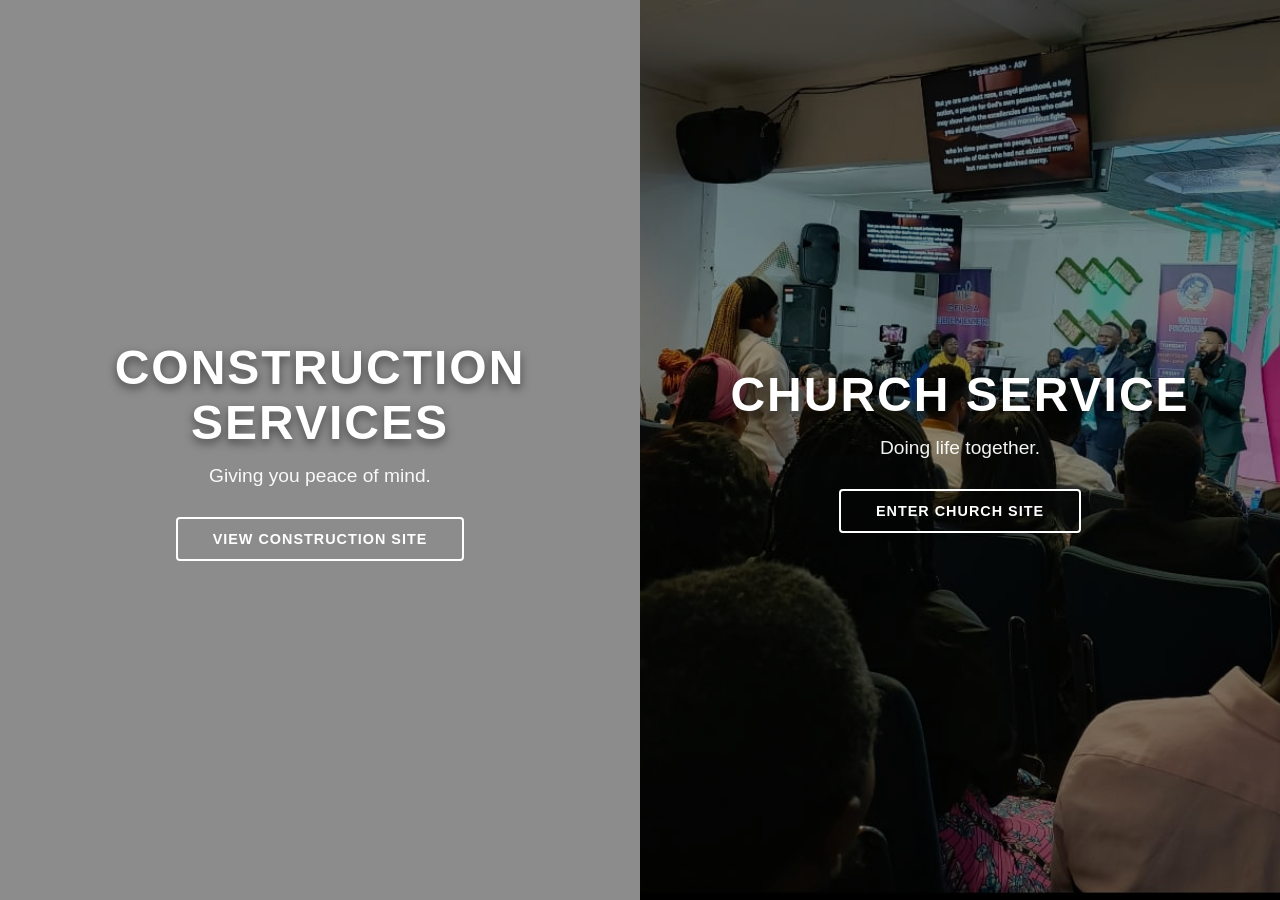
<file: index.html>
<!DOCTYPE html>
<html lang="en">
<head>
    <meta charset="UTF-8">
    <meta name="viewport" content="width=device-width, initial-scale=1.0">
    <title>Welcome - Select Portal</title>
    <link rel="stylesheet" href="EBENEZER.css">
</head>
<body>

    <div class="split-container">
        
       

        <a href="CONTRACTOR11.html" class="split construction">
            <div class="content">
                <h1>Construction Services</h1>
                <p>Giving you peace of mind.</p>
                <span class="btn">View Construction Site</span>
            </div>
        </a>
         <a href="CHURCH.html" class="split church">
            <div class="content">
                <h1>Church service</h1>
                <p>Doing life together.</p>
                <span class="btn">Enter Church Site</span>
            </div>
        </a>

    </div>

</body>
</html>
</file>
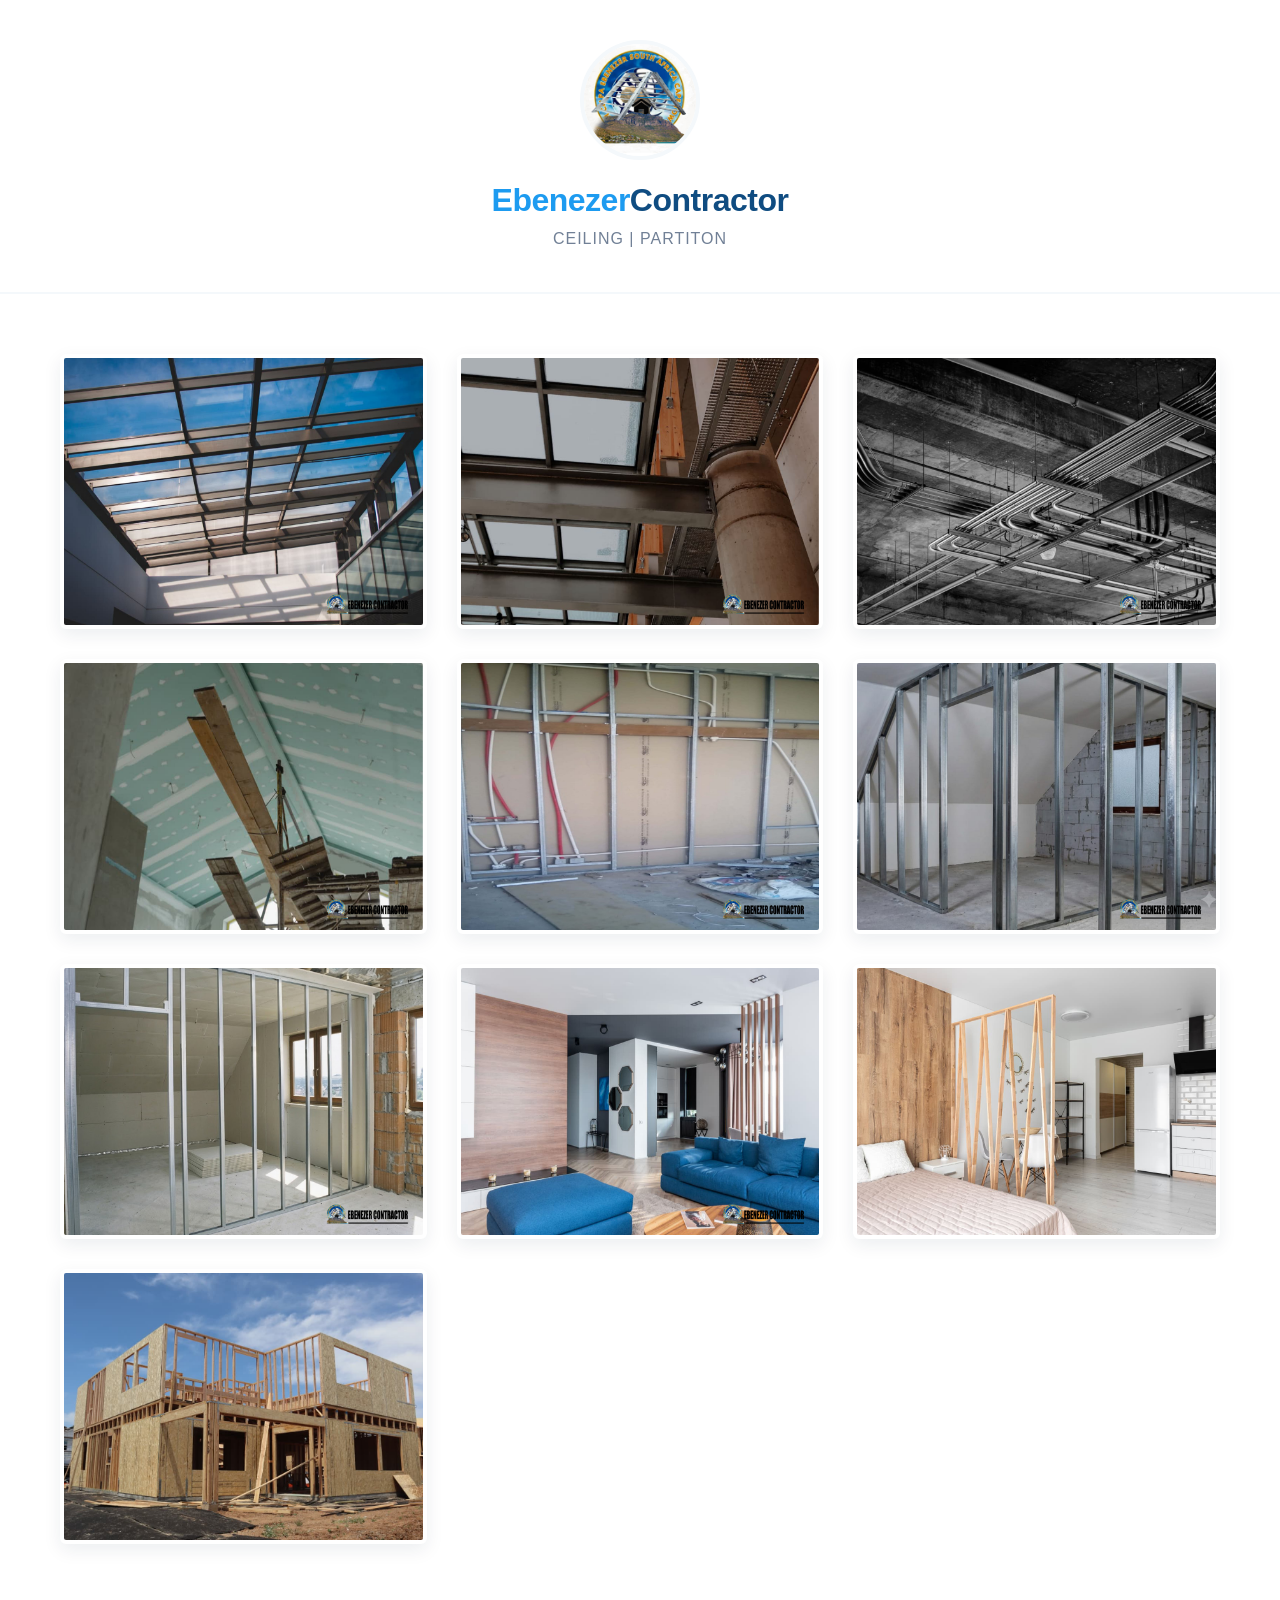
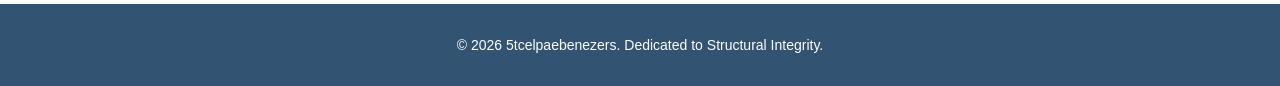
<file: Ceiling-and-partition.html>
<!DOCTYPE html>
<html lang="en">
<head>
    <meta charset="UTF-8">
    <meta name="viewport" content="width=device-width, initial-scale=1.0">
    <title>Ceiling and Partiton</title>
    <link rel="stylesheet" href="roofing.css">
    <link rel="stylesheet" href="Services.css">
</head>
<body>

    <!-- Header Section: Logo & Name -->
    <header class="main-header">
        <div class="container header-content">
            <div class="logo-container">

                <!--  logo image URL -->
                <img src="logo,principale2.jpeg" alt="BlueShield Logo" class="round-logo">
            </div>
            <div class="company-name">
                <h1><span class="accent">Ebenezer</span>Contractor</h1>
                <h2> Ceiling | Partiton </h2>
            </div>
        </div>
    </header>
 
     <main class="gallery-container">
        <section class="image-grid">
            
            <div class="gallery-item">
                <img src="ceil5.jpg" alt="ceiling">
            </div>

            <div class="gallery-item">
                <img src="ceil3.jpg" alt="Waterproofing application">
            </div>

            <div class="gallery-item">
                <img src="ceil2.jpg" alt="partition work">
            </div>

            <div class="gallery-item">
                <img src="ceil6.jpg" alt="Finished ceiling">
            </div>

            <div class="gallery-item">
                <img src="part1.jpg" alt="ceiling in construction">
            </div>

            <div class="gallery-item">
                <img src="part4.jpg" alt="ceiling">
            </div>

            
            <div class="gallery-item">
                <img src="part3.jpg" alt="ceiling">
            </div>

            
            <div class="gallery-item">
                <img src="part5.jpg" alt="parted living room">
            </div>

            
            <div class="gallery-item">
                <img src="part6.jpeg" alt="partition">
            </div>

            
            <div class="gallery-item">
                <img src="part7.jpeg" alt="partition">
            </div>

        </section>
    </main>


    <!-- Basic Footer -->
    <footer class="main-footer">
        <div class="container footer-content">
            <p>&copy; 2026  5tcelpaebenezers. Dedicated to Structural Integrity.</p>
        </div>
    </footer>

</body>
</html>
</file>
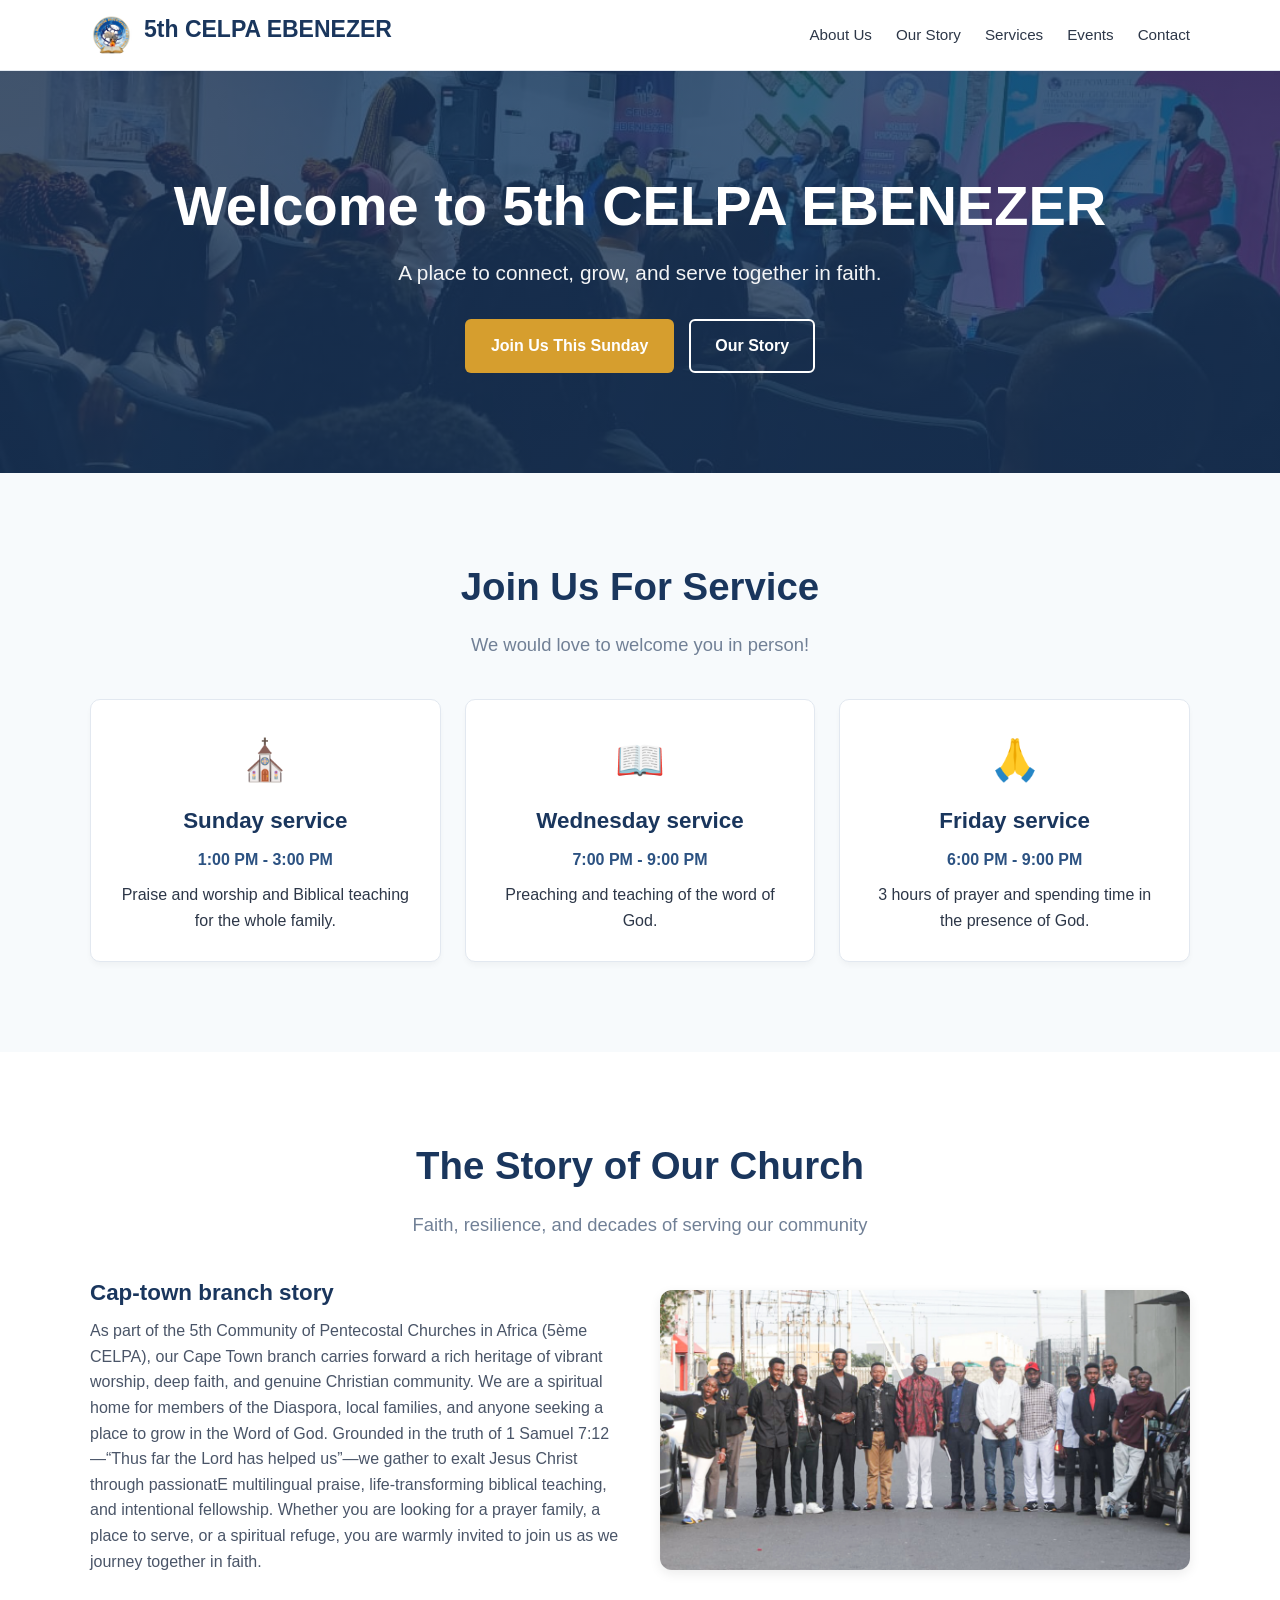
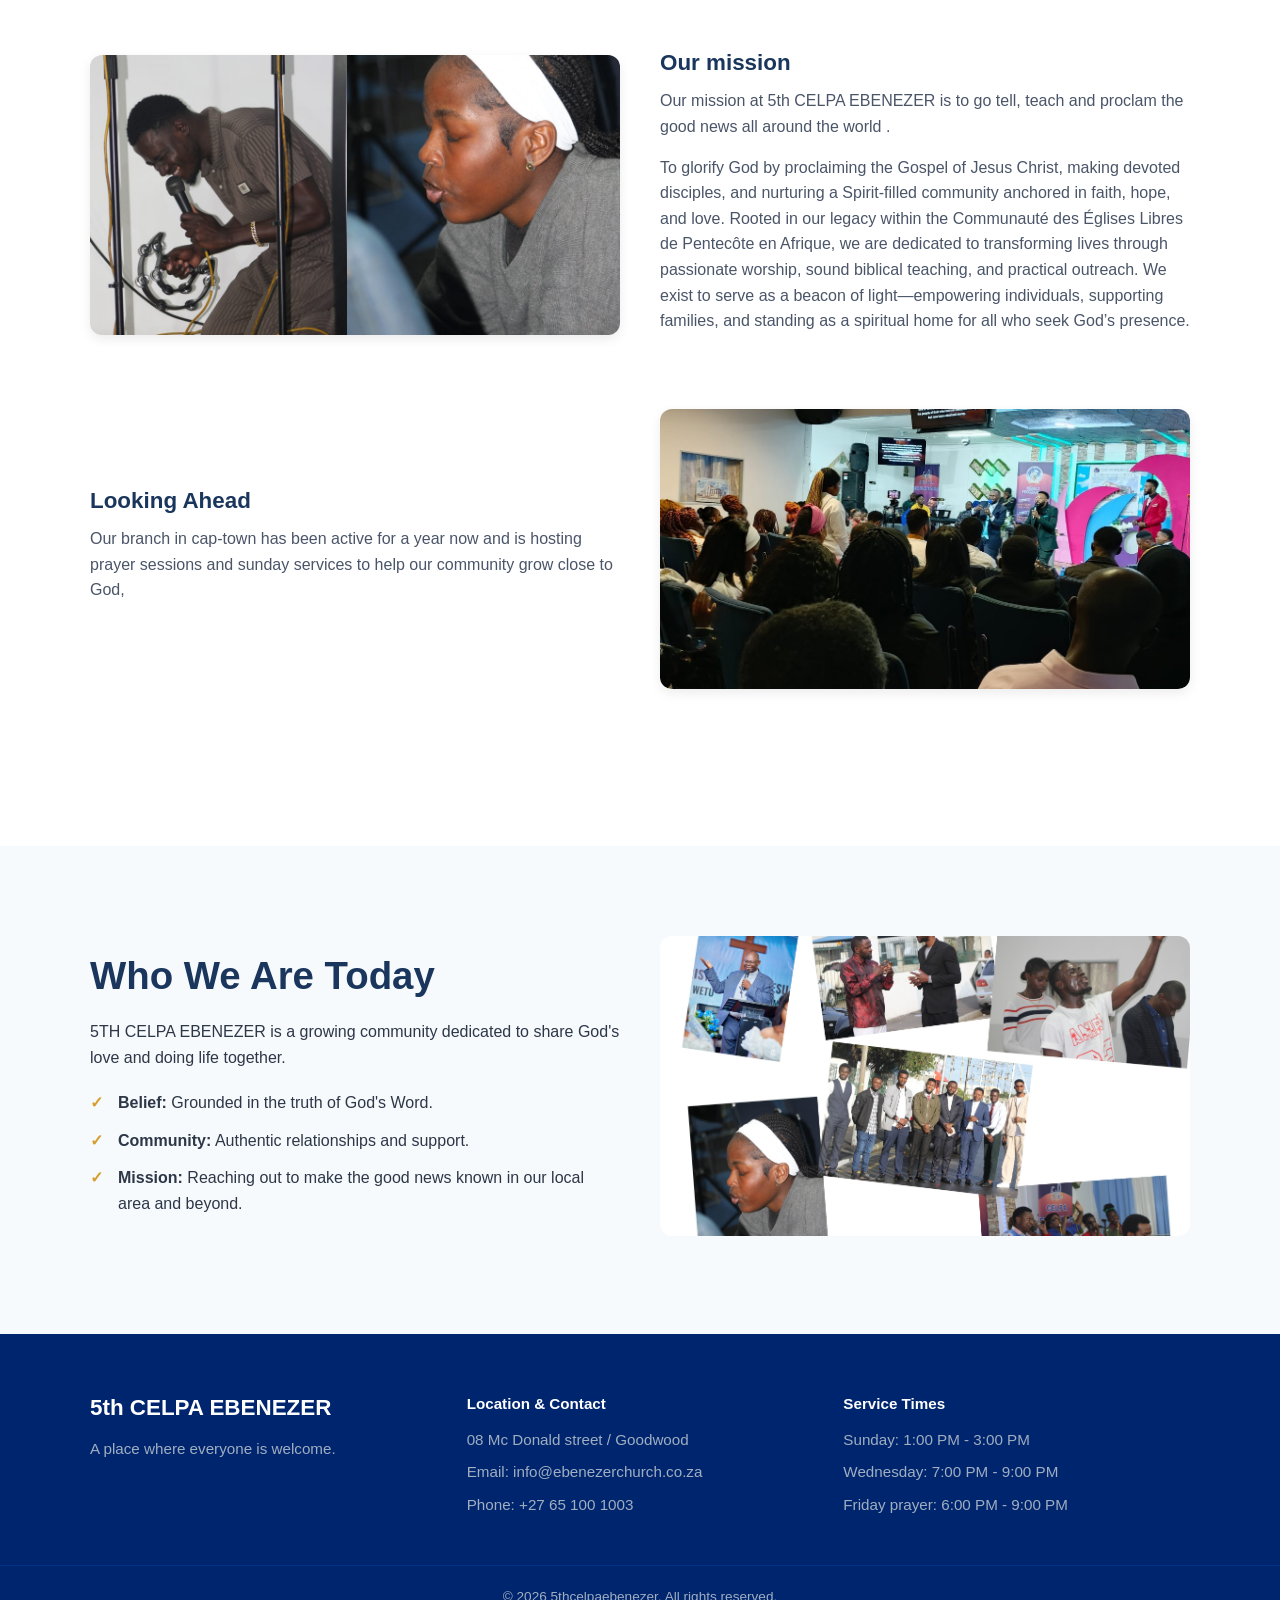
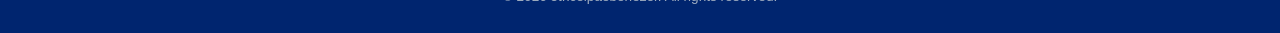
<file: CHURCH.html>
<!DOCTYPE html>
<html lang="en">
<head>
  <meta charset="UTF-8">
  <meta name="viewport" content="width=device-width, initial-scale=1.0">
  <title>5th Celpa Ebenezer</title>
  <link rel="stylesheet" href="CHURCH.css">
</head>
<body>

  <!-- Header / Navigation -->
  <header class="site-header">
    <div class="container nav-container">
      <a href="#" class="logo">
        <img src="churchlogo2.jpeg" alt="Grace Church Emblem" class="logo-img">
        <h1 class="title-1">5th CELPA EBENEZER</h1>
      </a>
      <nav class="nav-links">
        <a href="#about">About Us</a>
        <a href="#story">Our Story</a>
        <a href="#services">Services</a>
        <a href="#events">Events</a>
        <a href="#contact">Contact</a>
      </nav>
    </div>
  </header>

  <!-- Hero Section -->
  <section class="hero">
    <div class="container hero-content">
      <h1>Welcome to 5th CELPA EBENEZER</h1>
      <p>A place to connect, grow, and serve together in faith.</p>
      <div class="hero-buttons">
        <a href="#services" class="btn btn-primary">Join Us This Sunday</a>
        <a href="#story" class="btn btn-outline">Our Story</a>
      </div>
    </div>
  </section>

  <!-- Service Times Section -->
  <section id="services" class="section services-section">
    <div class="container text-center">
      <h2>Join Us For Service</h2>
      <p class="section-subtitle">We would love to welcome you in person!</p>

      <div class="services-grid">
        <div class="card service-card">
          <div class="card-icon">⛪</div>
          <h3>Sunday service</h3>
          <p class="time">1:00 PM - 3:00 PM</p>
          <p>Praise and worship and Biblical teaching for the whole family.</p>
        </div>

        <div class="card service-card">
          <div class="card-icon">📖</div>
          <h3>Wednesday service</h3>
          <p class="time">7:00 PM - 9:00 PM</p>
          <p>Preaching and teaching of the word of God.</p>
        </div>

        <div class="card service-card">
          <div class="card-icon">🙏</div>
          <h3>Friday service </h3>
          <p class="time">6:00 PM - 9:00 PM 
          <p>3 hours of prayer and spending time in the presence of God.
        </div>
      </div>
    </div>
  </section>

  <!-- Our Story Section -->
  <section id="story" class="section story-section">
    <div class="container">
      <div class="text-center">
        <h2>The Story of Our Church</h2>
        <p class="section-subtitle">Faith, resilience, and decades of serving our community</p>
      </div>

      <!-- Story Block 1 -->
      <div class="story-block">
        <div class="story-text">
          <h3>Cap-town branch story</h3>
          <p>As part of the 5th Community of Pentecostal Churches in Africa (5ème CELPA), our Cape Town branch carries forward a rich heritage of vibrant worship, deep faith, and genuine Christian community. We are a spiritual home for members of the Diaspora, local families, and anyone seeking a place to grow in the Word of God. Grounded in the truth of 1 Samuel 7:12—“Thus far the Lord has helped us”—we gather to exalt Jesus Christ through passionatE multilingual praise, life-transforming biblical teaching, and intentional fellowship. Whether you are looking for a prayer family, a place to serve, or a spiritual refuge, you are warmly invited to join us as we journey together in faith.</p>
        
        </div>
        <div class="story-image">
          <img src="PIC1.jpg" alt="group picture">
        </div>
      </div>

      <!-- Story Block 2 -->
      <div class="story-block story-block-reverse">
        <div class="story-text">
          <h3>Our mission</h3>
          <p>Our mission at 5th CELPA EBENEZER is to go tell, teach and proclam the good news all around the world .</p>
          <p>To glorify God by proclaiming the Gospel of Jesus Christ, making devoted disciples, and nurturing a Spirit-filled community anchored in faith, hope, and love. Rooted in our legacy within the Communauté des Églises Libres de Pentecôte en Afrique, we are dedicated to transforming lives through passionate worship, sound biblical teaching, and practical outreach. We exist to serve as a beacon of light—empowering individuals, supporting families, and standing as a spiritual home for all who seek God’s presence.</p>
        </div>
        <div class="story-image">
          <img src="pic2.jpg" alt="people praying">
        </div>
      </div>

      <!-- Story Block 3 -->
      <div class="story-block">
        <div class="story-text">
          <h3>Looking Ahead</h3>
          <p>Our branch in cap-town has been active for a year now and is hosting prayer sessions and sunday services to help our community grow close to God,  </p>
        </div>
        <div class="story-image">
          <img src="church2.jpeg" alt="picture">
        </div>
      </div>

    </div>
  </section>

  <!-- About Section -->
  <section id="about" class="section about-section">
    <div class="container about-grid">
      <div class="about-text">
        <h2>Who We Are Today</h2>
        <p>5TH CELPA EBENEZER is a growing community dedicated to share God's love and doing life together.</p>
        <ul class="about-list">
          <li><strong>Belief:</strong> Grounded in the truth of God's Word.</li>
          <li><strong>Community:</strong> Authentic relationships and support.</li>
          <li><strong>Mission:</strong> Reaching out to make the good news known in our local area and beyond.</li>
        </ul>
      </div>
      <div class="about-image">
        <img src="pic3.jpg" alt="Community gathering" class="about-img-file">
      </div>
    </div>
  </section>

  <!-- Footer -->
  <footer id="contact" class="site-footer">
    <div class="container footer-grid">
      <div class="footer-col">
        <h3>5th CELPA EBENEZER </h3>
        <p>A place where everyone is welcome.</p>
      </div>
      <div class="footer-col">
        <h4>Location & Contact</h4>
        <p>08 Mc Donald street / Goodwood </p>
        <p>Email: info@ebenezerchurch.co.za</p>
        <p>Phone: +27 65 100 1003</p>
      </div>
      <div class="footer-col">
        <h4>Service Times</h4>
        <p>Sunday: 1:00 PM - 3:00 PM</p>
        <p>Wednesday: 7:00 PM - 9:00 PM </p>
        <p>Friday prayer: 6:00 PM - 9:00 PM</p>
      </div>
    </div>
    <div class="footer-bottom text-center">
      <p>&copy; 2026 5thcelpaebenezer. All rights reserved.</p>
    </div>
  </footer>

</body>
</html>
</file>
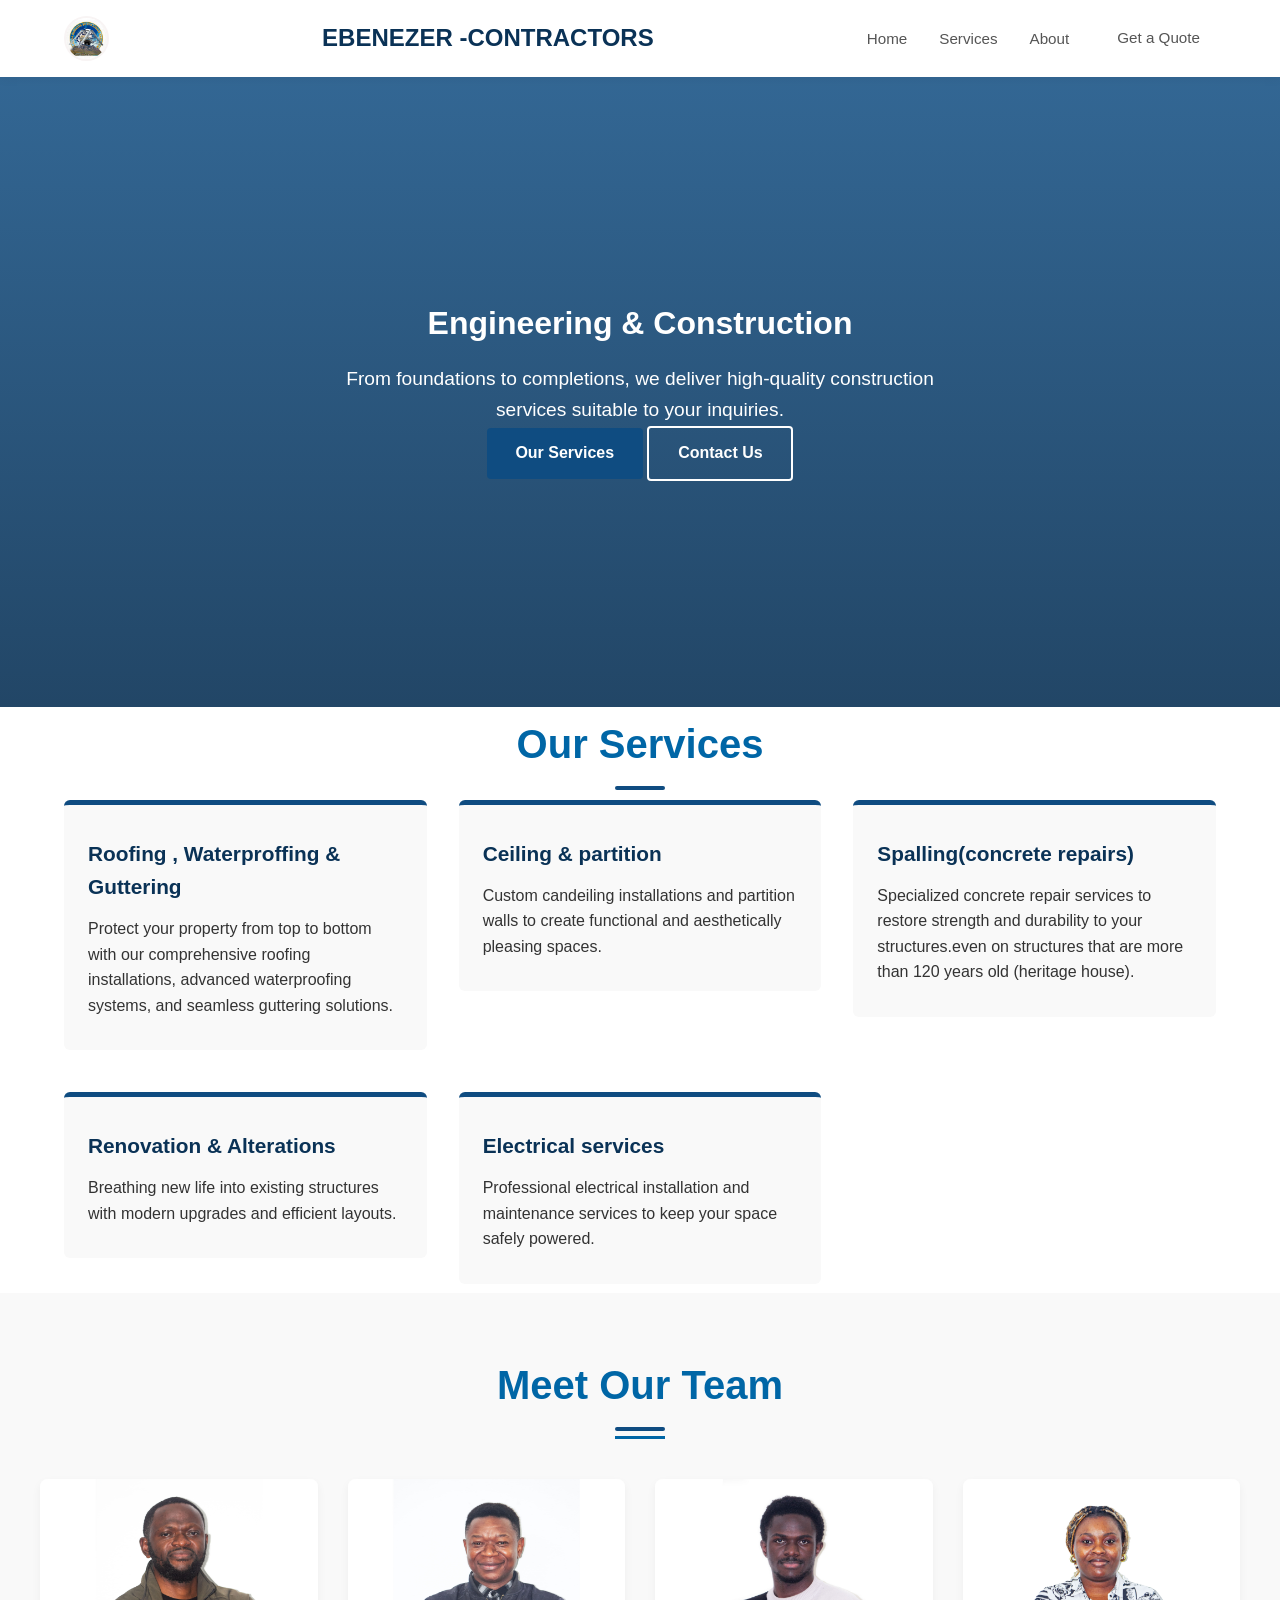
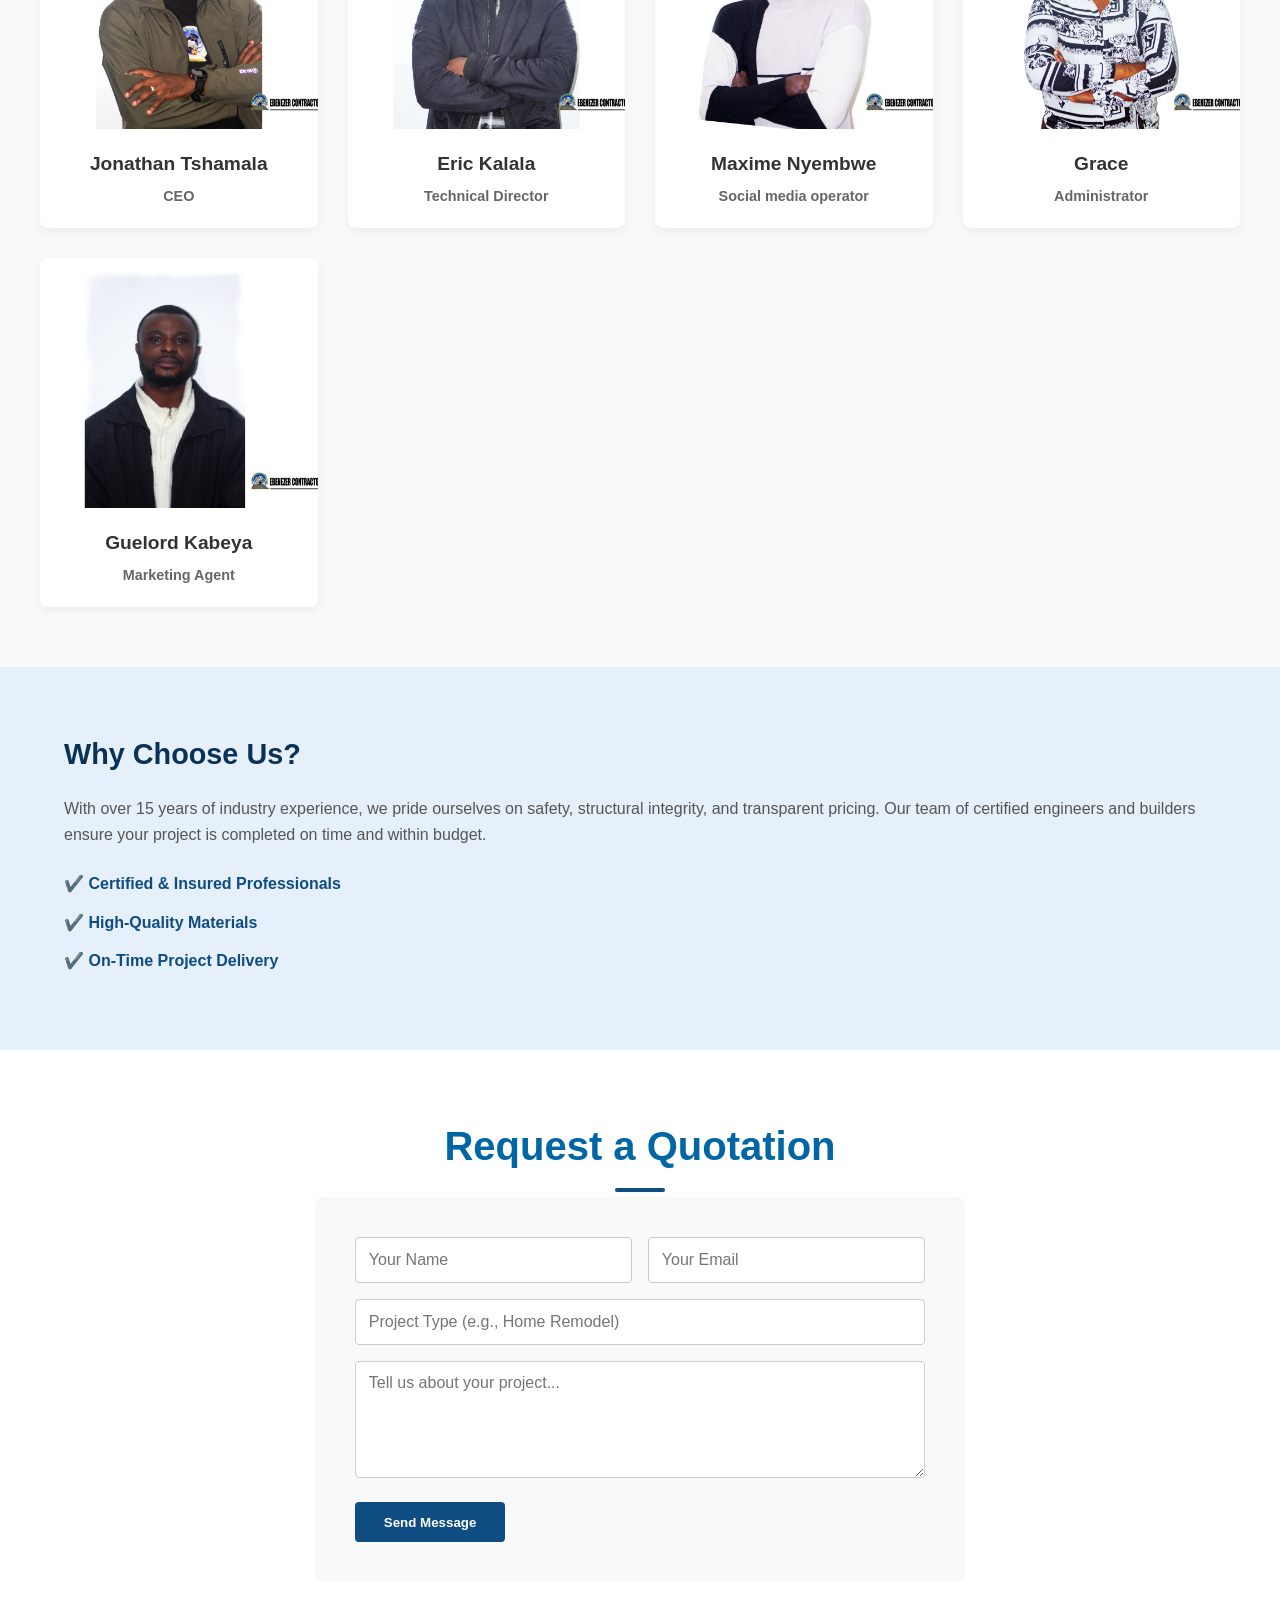
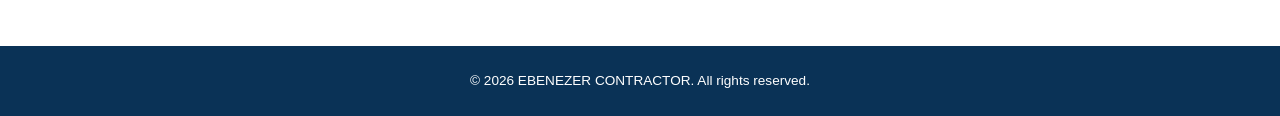
<file: CONTRACTOR11.html>
<!DOCTYPE html>
<html lang="en">
<head>
    <meta charset="UTF-8">
    <meta name="viewport" content="width=device-width, initial-scale=1.0">
    <title>EBENEZER CONTRACTOR| Building Your Future</title>
    <link rel="stylesheet" href="CONTRACTOR11.css">
</head>
<body>

    <header class="navbar">
        <div class="container">
            <img src="logo,principale3.jpeg" alt="Profile Picture" class="header-avatar">
            <div class="logo">
                <span class="blue-text">EBENEZER   </span>-CONTRACTORS
            </div>
            <nav>
                <ul class="nav-links">
                    <li><a href="#home">Home</a></li>
                    <li><a href="#services">Services</a></li>
                    <li><a href="#about">About</a></li>
                    <li><a href="#contact" class="btn-nav">Get a Quote</a></li>
                </ul>
            </nav>
        </div>
    </header>

    <section id="home" class="hero">
        <div class="hero-content">
            <h1>Engineering & Construction</h1>
            <p>From foundations to completions, we deliver high-quality construction services suitable to your inquiries.</p>
            <a href="#services" class="btn-primary">Our Services</a>
            <a href="#contact" class="btn-secondary">Contact Us</a>
        </div>
    </section>

    <section id="services" class="services">
        <div class="container">
            <h2 class="section-title">Our Services</h2>
            <div class="services-grid">
                <a href="roofing-waterprofing-and-guttering.html" class="services">
                    <div class="service-card">
                    <h3>Roofing , Waterproffing & Guttering</h3>
                    <p>Protect your property from top to bottom with our comprehensive roofing installations, advanced waterproofing systems, and seamless guttering solutions.</p>
                </div></a>
                <a href="Ceiling-and-partition.html" class="services">
                <div class="service-card">
                    <h3>Ceiling & partition</h3>
                    <p>Custom candeiling installations and partition walls to create functional and aesthetically pleasing spaces.</p>
                </div>
                </a>
                <a href="Spalling.html" class="services">
                <div class="service-card">
                    <h3>Spalling(concrete repairs)</h3>
                    <p>Specialized concrete repair services to restore strength and durability to your structures.even on structures that are more than 120 years old (heritage house).</p>
                </div></a>
                 <a href="Renovation.html" class="services">
                <div class="service-card">
                    <h3>Renovation & Alterations</h3>
                    <p>Breathing new life into existing structures with modern upgrades and efficient layouts.</p>
                </div>
            </a>
             <a href="electrical.html" class="services">
                <div class="service-card">
                    <h3>Electrical services</h3>
                    <p>Professional electrical installation and maintenance services to keep your space safely powered.</p>
                </div>
            </a>
            </div>
        </div>
    </section>

<section class="team-section">
  <div class="team-container">
    <h2 class="section-title">Meet Our Team</h2>
    <div class="title-underline"></div>
    
    <div class="team-grid">
      <!-- Staff Member 1 -->
      <div class="team-card">
        <div class="image-wrapper">
          <img src="jonathan.jpg" alt="Staff Member 1" class="team-img">
        </div>
        <div class="team-info">
          <h3>Jonathan Tshamala</h3>
          <p class="role">CEO</p>
        </div>
      </div>

      <!-- Staff Member 2 -->
      <div class="team-card">
        <div class="image-wrapper">
          <img src="erick.jpg" alt="Staff Member 2" class="team-img">
        </div>
        <div class="team-info">
          <h3>Eric Kalala </h3>
          <p class="role">Technical Director</p>
        </div>
      </div>

      <!-- Staff Member 3 -->
      <div class="team-card">
        <div class="image-wrapper">
          <img src="maxime.jpg" alt="Staff Member 3" class="team-img">
        </div>
        <div class="team-info">
          <h3>Maxime Nyembwe</h3>
          <p class="role">Social media operator</p>
        </div>
      </div>

       <!-- Staff Member 4 -->
      <div class="team-card">
        <div class="image-wrapper">
          <img src="grace.jpg" alt="Staff Member 4" class="team-img">
        </div>
        <div class="team-info">
          <h3>Grace </h3>
          <p class="role">Administrator</p>
        </div>
      </div>


      <!-- Staff Member 6 -->
      <div class="team-card">
        <div class="image-wrapper">
          <img src="Guelord.jpg" alt="Staff Member 5" class="team-img">
        </div>
        <div class="team-info">
          <h3>Guelord Kabeya</h3>
          <p class="role">Marketing Agent</p>
        </div>
      </div>
      
    </div>
  </div>
</section>

    <section id="about" class="about">
        <div class="container">
            <div class="about-wrapper">
                <div class="about-text">
                    <h2>Why Choose Us?</h2>
                    <p>With over 15 years of industry experience, we pride ourselves on safety, structural integrity, and transparent pricing. Our team of certified engineers and builders ensure your project is completed on time and within budget.</p>
                    <ul>
                        <li>✔️ Certified & Insured Professionals</li>
                        <li>✔️ High-Quality Materials</li>
                        <li>✔️ On-Time Project Delivery</li>
                    </ul>
                </div>
            </div>
        </div>
    </section>

    <section id="contact" class="contact">
        <div class="container">
            <h2 class="section-title">Request a Quotation</h2>
            <form class="contact-form">
                <div class="form-group">
                    <input type="text" placeholder="Your Name" required>
                    <input type="email" placeholder="Your Email" required>
                </div>
                <input type="text" placeholder="Project Type (e.g., Home Remodel)" required>
                <textarea rows="5" placeholder="Tell us about your project..." required></textarea>
                <button type="submit" class="btn-primary">Send Message</button>
            </form>
        </div>
    </section>

    <footer class="footer">
        <p>&copy; 2026 EBENEZER CONTRACTOR. All rights reserved.</p>
    </footer>

</body>
</html>
</file>
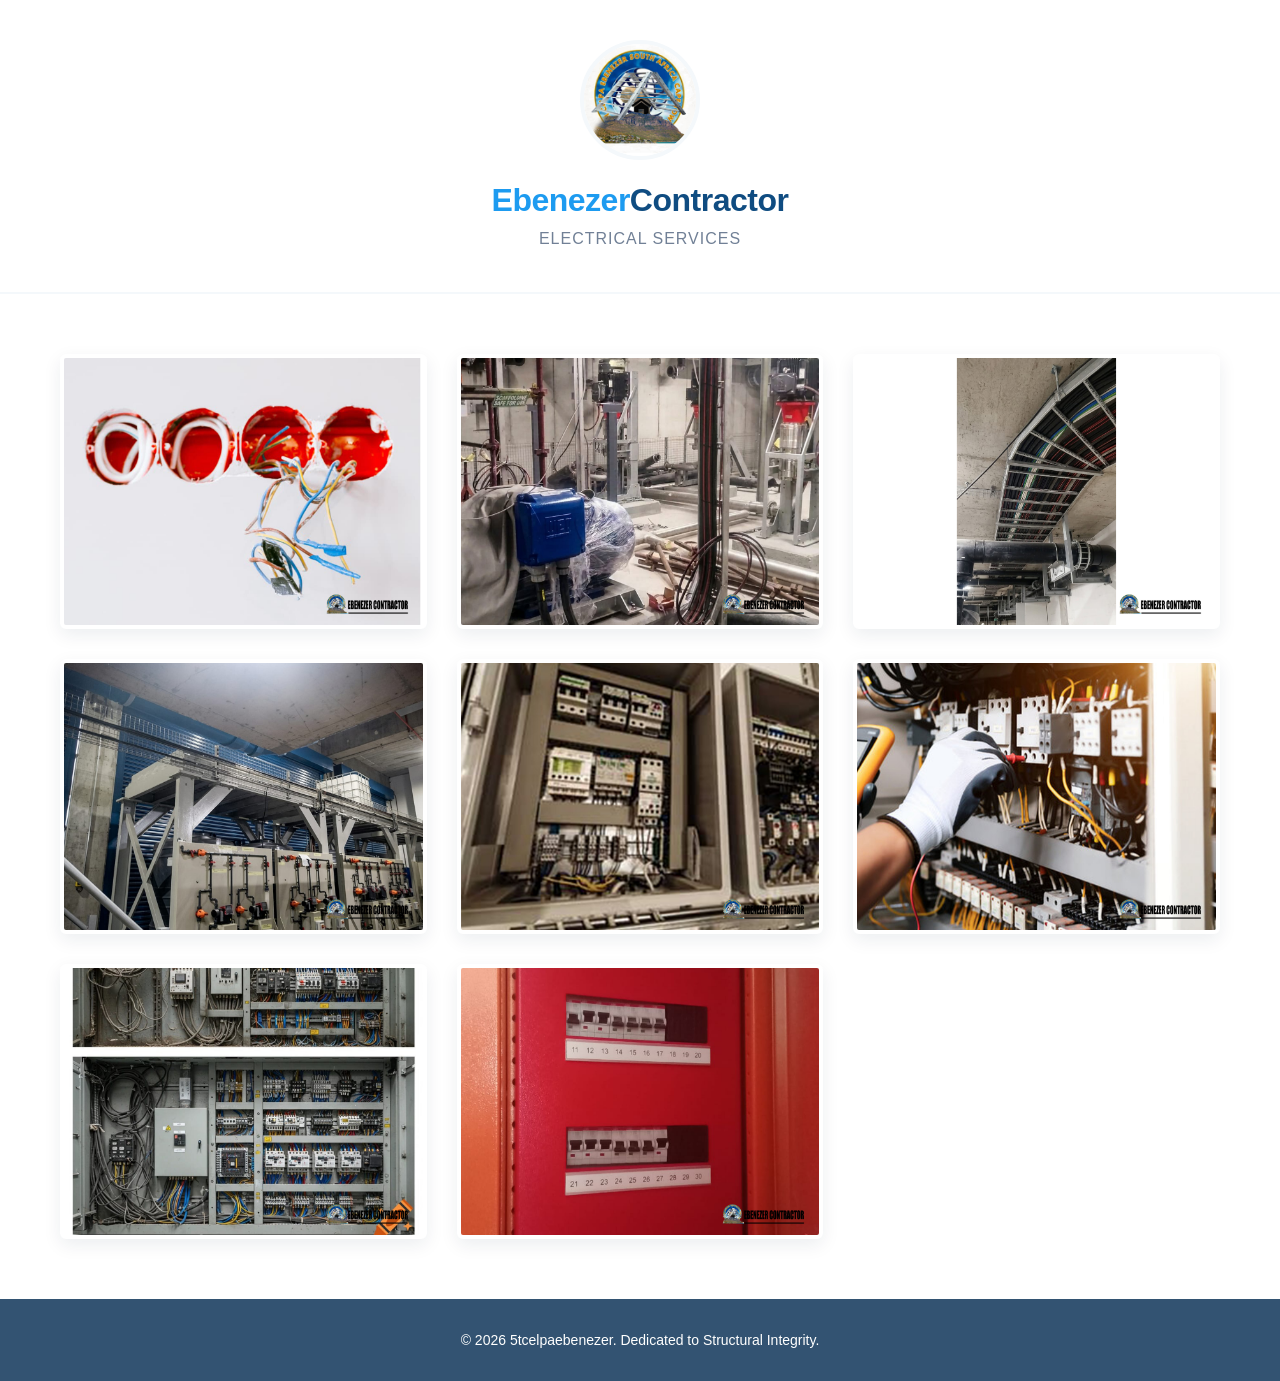
<file: electrical.html>
<!DOCTYPE html>
<html lang="en">
<head>
    <meta charset="UTF-8">
    <meta name="viewport" content="width=device-width, initial-scale=1.0">
    <title>Electrical services</title>
    <link rel="stylesheet" href="roofing.css">
    <link rel="stylesheet" href="Services.css">
</head>
<body>

    <!-- Header Section: Logo & Name -->
    <header class="main-header">
        <div class="container header-content">
            <div class="logo-container">

                <!--  logo image URL -->
                <img src="logo,principale2.jpeg" alt="BlueShield Logo" class="round-logo">
            </div>
            <div class="company-name">
                <h1><span class="accent">Ebenezer</span>Contractor</h1>
                <h2> Electrical services </h2>
            </div>
        </div>
    </header>
 
     <main class="gallery-container">
        <section class="image-grid">
            
            <div class="gallery-item">
                <img src="elec8.jpg" alt="electrical work">
            </div>

              <div class="gallery-item">
                <img src="elec7.jpg" alt="electrical work">
            </div>

               <div class="gallery-item">
                <img src="elec6.jpg" alt="electrical work">
            </div>

               <div class="gallery-item">
                <img src="elec5.jpg" alt="electrical work">
            </div>

               <div class="gallery-item">
                <img src="elec4.jpg" alt="electrical work">
            </div>
            
               <div class="gallery-item">
                <img src="elec3.jpg" alt="electrical work">
            </div>

               <div class="gallery-item">
                <img src="elec2.jpg" alt="electrical work">
            </div>

               <div class="gallery-item">
                <img src="elec1.jpg" alt="electrical work">
            </div>

        </section>
    </main>


    <!-- Basic Footer -->
    <footer class="main-footer">
        <div class="container footer-content">
            <p>&copy; 2026  5tcelpaebenezer. Dedicated to Structural Integrity.</p>
        </div>
    </footer>

</body>
</html>
</file>
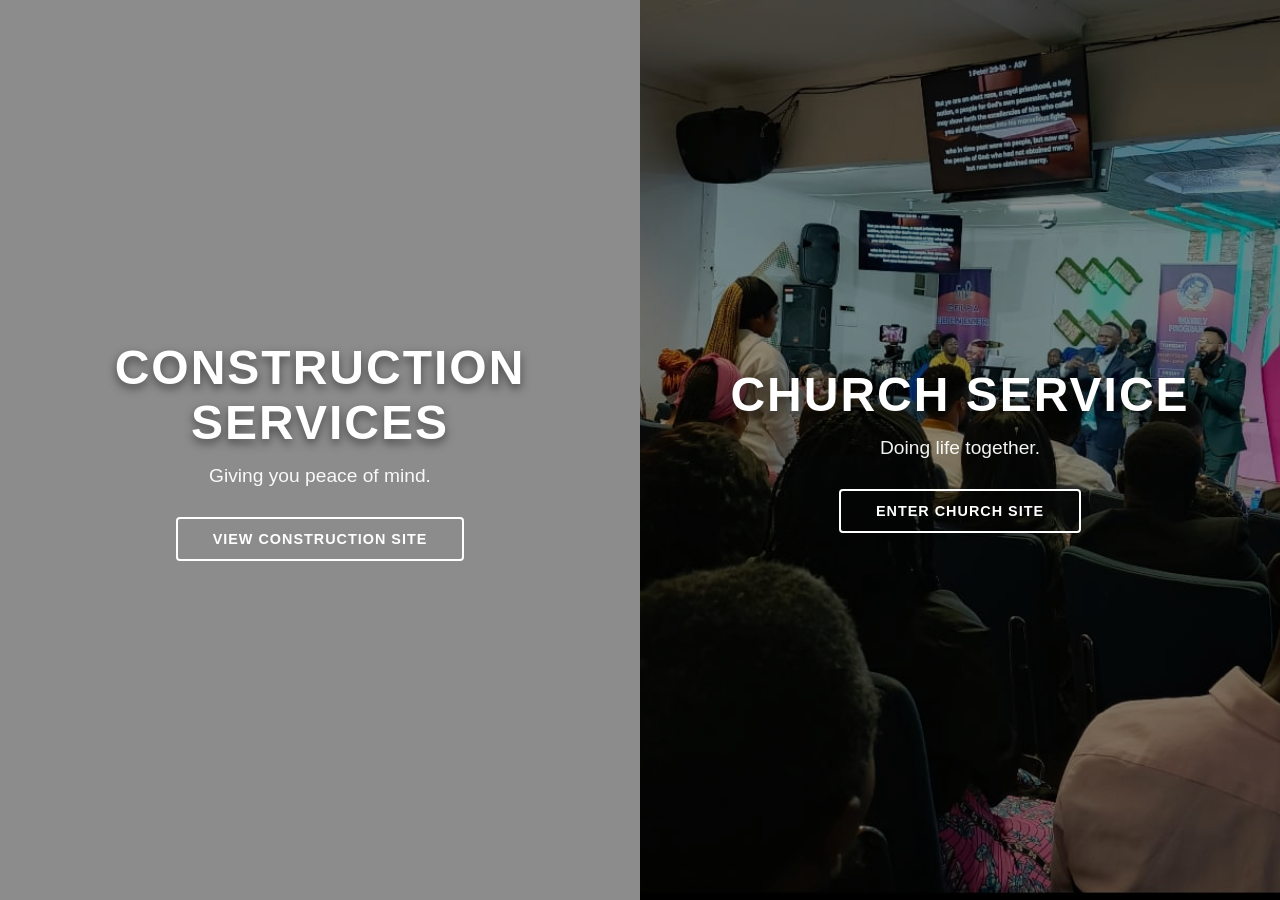
<file: index.html.html>
<!DOCTYPE html>
<html lang="en">
<head>
    <meta charset="UTF-8">
    <meta name="viewport" content="width=device-width, initial-scale=1.0">
    <title>Welcome - Select Portal</title>
    <link rel="stylesheet" href="EBENEZER.css">
</head>
<body>

    <div class="split-container">
        
       

        <a href="CONTRACTOR11.html" class="split construction">
            <div class="content">
                <h1>Construction Services</h1>
                <p>Giving you peace of mind.</p>
                <span class="btn">View Construction Site</span>
            </div>
        </a>
         <a href="church.html" class="split church">
            <div class="content">
                <h1>Church service</h1>
                <p>Doing life together.</p>
                <span class="btn">Enter Church Site</span>
            </div>
        </a>

    </div>

</body>
</html>
</file>
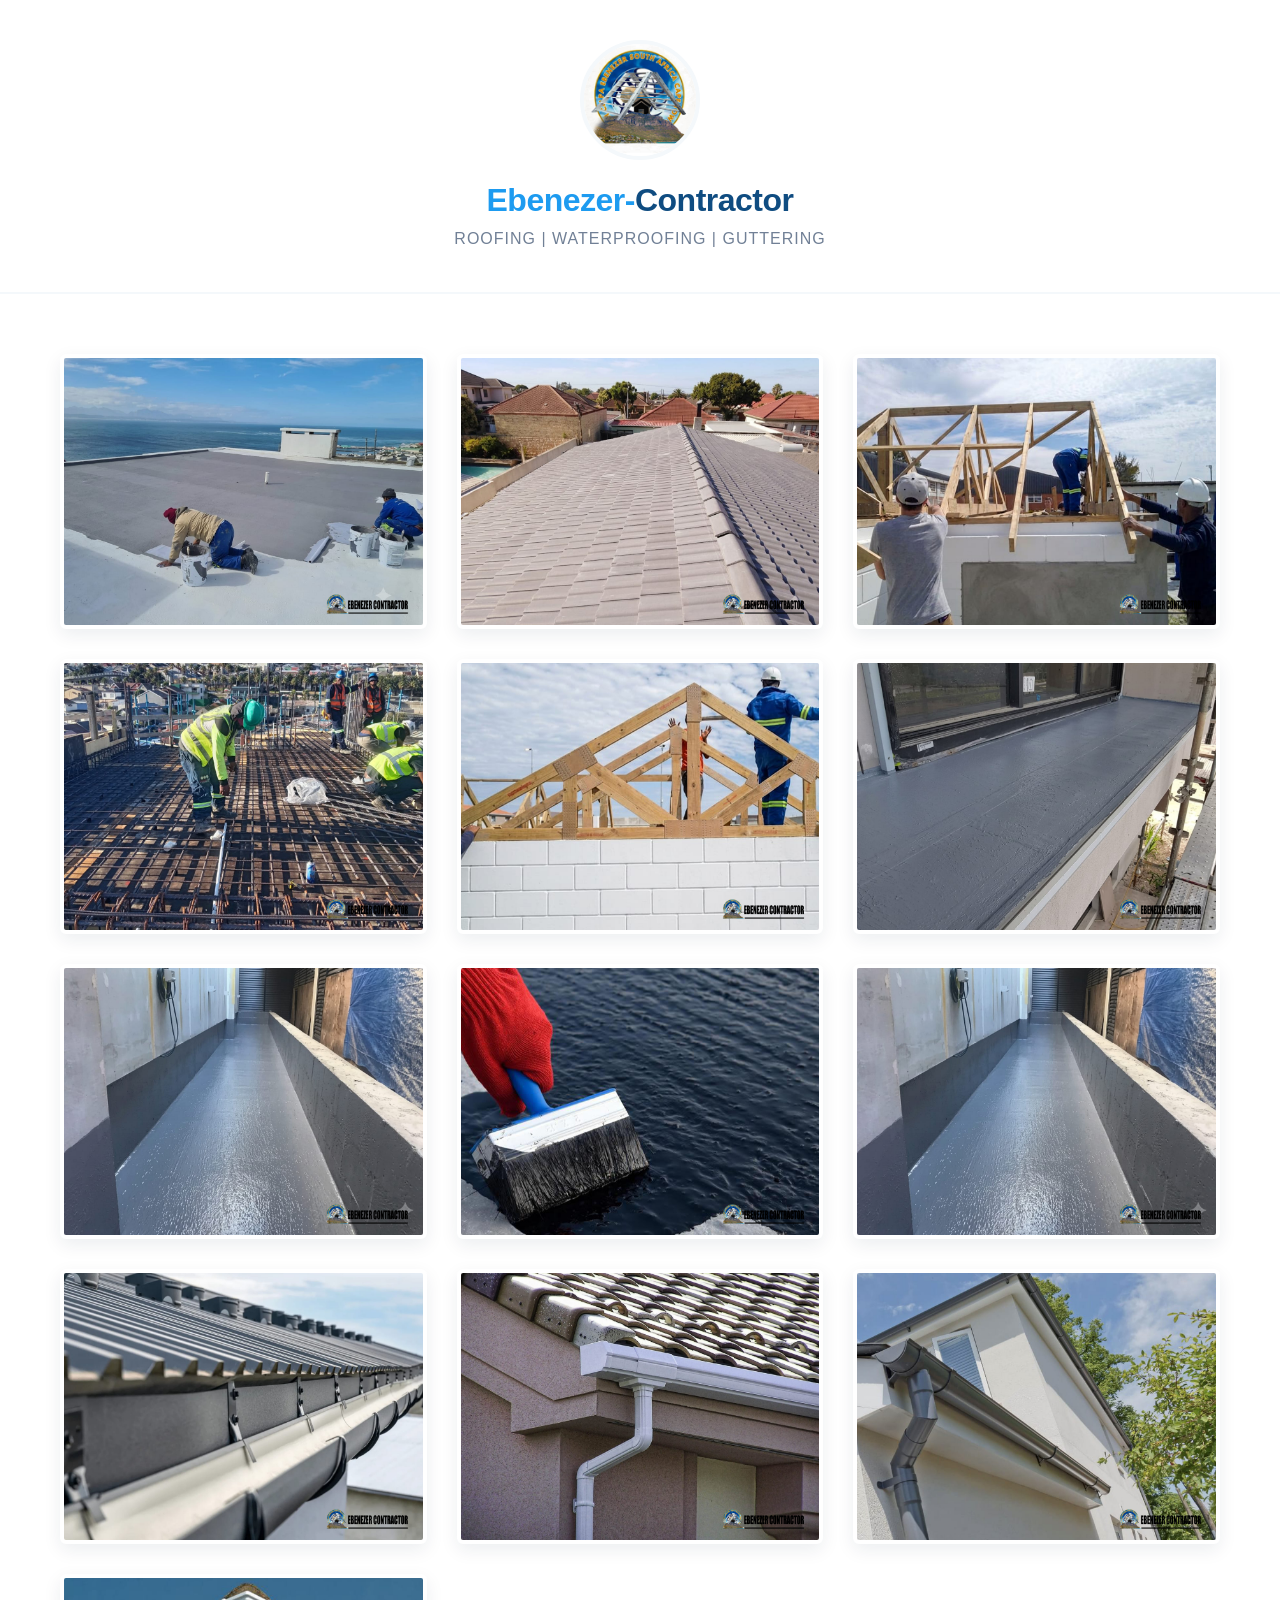
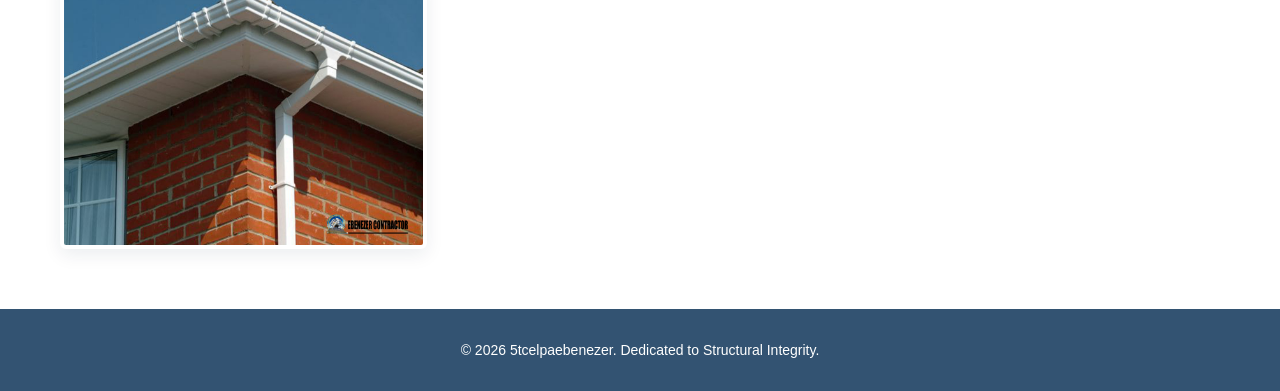
<file: roofing-waterprofing-and-guttering.html>
<!DOCTYPE html>
<html lang="en">
<head>
    <meta charset="UTF-8">
    <meta name="viewport" content="width=device-width, initial-scale=1.0">
    <title>Roofing,waterprofing and guttering </title>
    <link rel="stylesheet" href="roofing.css">
    <link rel="stylesheet" href="Services.css">
</head>
<body>

    <!-- Header Section: Logo & Name -->
    <header class="main-header">
        <div class="container header-content">
            <div class="logo-container">

                <!--  logo image URL -->
                <img src="logo,principale2.jpeg" alt="BlueShield Logo" class="round-logo">
            </div>
            <div class="company-name">
                <h1><span class="accent">Ebenezer-</span>Contractor</h1>
                <h2>Roofing | Waterproofing | Guttering</h2>
            </div>
        </div>
    </header>
 
     <main class="gallery-container">
        <section class="image-grid">
            
            <div class="gallery-item">
                <img src="rof1.jpg" alt="Roofing work">
            </div>

            <div class="gallery-item">
                <img src="ren2.jpeg" alt="Waterproofing application">
            </div>

            <div class="gallery-item">
                <img src="ren3.jpg" alt="Guttering system">
            </div>

            <div class="gallery-item">
                <img src="rof3.jpg" alt="Finished roof">
            </div>

            <div class="gallery-item">
                <img src="rf4.jpeg" alt="Modern roofing and gutters">
            </div>

            <div class="gallery-item">
                <img src="con2.jpg" alt="Modern roofing and gutters">
            </div>

            <div class="gallery-item">
                <img src="con3.jpg" alt="Modern roofing and gutters">
            </div>

            <div class="gallery-item">
                <img src="wat1.jpg" alt="Modern roofing and gutters">
            </div>

            <div class="gallery-item">
                <img src="con3.jpg" alt="Modern roofing and gutters">
            </div>

            <div class="gallery-item">
                <img src="gut1.jpg" alt="Modern roofing and gutters">
            </div>

            <div class="gallery-item">
                <img src="gut2.jpg" alt="Modern roofing and gutters">
            </div>

            <div class="gallery-item">
                <img src="gut3.jpg" alt="Modern roofing and gutters">
            </div>

            <div class="gallery-item">
                <img src="gut4.jpg" alt="Modern roofing and gutters">
            </div>


        </section>
    </main>


    <!-- Basic Footer -->
    <footer class="main-footer">
        <div class="container footer-content">
            <p>&copy; 2026 5tcelpaebenezer. Dedicated to Structural Integrity.</p>
        </div>
    </footer>

</body>
</html>
</file>
<file: EBENEZER.css>
/* ==========================================
   1. RESET & BASE SETTINGS
   ========================================== */
* {
    box-sizing: border-box;
    margin: 0;
    padding: 0;
}

body, html {
    height: 100%;
    font-family: 'Segoe UI', Tahoma, Geneva, Verdana, sans-serif;
    overflow: hidden; /* Keeps the landing page sharp and screen-fit without scrolling */
}

/* ==========================================
   2. SPLIT LAYOUT CONTAINER
   ========================================== */
.split-container {
    display: flex;
    height: 100%;
    width: 100%;
}

.split {
    position: relative;
    flex: 1; /* Splits screens 50/50 exactly by default */
    height: 100%;
    display: flex;
    align-items: center;
    justify-content: center;
    text-decoration: none;
    /* Handles the elegant expansion physics on hover */
    transition: flex 0.6s cubic-bezier(0.25, 1, 0.5, 1);
    overflow: hidden;
}

/* Semi-dark mask layer for ultimate text readability over imagery */
.split::before {
    content: '';
    position: absolute;
    top: 0; left: 0; width: 100%; height: 100%;
    background: rgba(0, 0, 0, 0.45);
    transition: background 0.5s ease;
    z-index: 1;
}

/* Background Image Assignments */
.church { 
    background: url('church2.jpeg') center/cover no-repeat; 
}
.construction { 
    background: url('https://images.unsplash.com/photo-1541888946425-d81bb19240f5?q=80&w=1200') center/cover no-repeat; 
}

/* ==========================================
   3. INNER TEXT CONTENT & TITLES
   ========================================== */
.content {
    position: relative;
    z-index: 2; /* Forces contents over the dark mask layer */
    color: #ffffff;
    text-align: center;
    padding: 20px;
    transition: transform 0.5s ease;
}

.content h1 {
    font-size: 3rem;
    text-transform: uppercase;
    letter-spacing: 2px;
    margin-bottom: 15px;
    text-shadow: 0 4px 10px rgba(0, 0, 0, 0.5);
}

.content p {
    font-size: 1.2rem;
    margin-bottom: 30px;
    font-weight: 300;
    opacity: 0.95;
}

/* ==========================================
   4. INTERACTIVE ACTIONS & BUTTONS
   ========================================== */
.btn {
    display: inline-block;
    padding: 12px 35px;
    color: #ffffff;
    border: 2px solid #ffffff;
    text-transform: uppercase;
    font-size: 0.9rem;
    font-weight: 600;
    letter-spacing: 1px;
    background: transparent;
    transition: all 0.3s ease;
    border-radius: 4px;
}

/* --- HOVER MAGIC EFFECTS --- */

/* Expands the width dynamically when pointed at */
.split:hover { 
    flex: 1.5; 
}

/* Gently lights up the layout on hover */
.split:hover::before { 
    background: rgba(0, 0, 0, 0.25); 
}

/* Tiny forward layout swell */
.split:hover .content {
    transform: scale(1.03);
}

/* Church Button Interaction */
.church:hover .btn { 
    background: #ffffff; 
    color: #2c3e50; 
}

/* Construction Button Interaction */
.construction:hover .btn { 
    background: #f39c12; 
    border-color: #f39c12; 
    color: #ffffff; 
}

/* ==========================================
   5. SMART PHONE RESPONSIVENESS
   ========================================== */
@media (max-width: 768px) {
    /* Changes columns into a top-and-bottom row layout for mobile devices */
    .split-container { 
        flex-direction: column; 
    }
    
    .split:hover { 
        flex: 1.3; 
    }
    
    .content h1 { 
        font-size: 2.2rem; 
    }
    
    .content p { 
        font-size: 1rem; 
    }
}
</file>
<file: roofing.css>
/* --- Base Styles & Reset --- */
* {
    margin: 0;
    padding: 0;
    box-sizing: border-box;
}

:root {
    --primary-blue: #0f4c81;     /* Deep Classic Blue */
    --accent-blue: #1d9bf0;      /* Bright/Sky Blue */
    --light-blue-bg: #f4f8fb;    /* Soft ice-blue tinted background */
    --white: #ffffff;
    --dark-text: #2d3748;
    --light-text: #718096;
}

body {
    font-family: -apple-system, BlinkMacSystemFont, "Segoe UI", Roboto, "Helvetica Neue", Arial, sans-serif;
    color: var(--dark-text);
    line-height: 1.6;
    background-color: var(--white);
    display: flex;
    flex-direction: column;
    min-height: 100vh;
}

.container {
    width: 90%;
    max-width: 1200px;
    margin: 0 auto;
    padding: 0 15px;
}

/* --- Header Section: Logo & Name --- */
.main-header {
    background-color: var(--white);
    padding: 40px 0;
    border-bottom: 2px solid var(--light-blue-bg);
}

.header-content {
    display: flex;
    flex-direction: column;
    align-items: center;
    text-align: center;
    gap: 15px;
}

/* Round Logo Styling */
.logo-container {
    display: flex;
    justify-content: center;
    align-items: center;
}

.round-logo {
    width: 120px;
    height: 120px;
    border-radius: 50%;
    object-fit: cover;
    border: 4px solid var(--light-blue-bg);
    background-color: var(--light-blue-bg);
    transition: transform 0.3s ease;
}

.round-logo:hover {
    transform: scale(1.05);
}

.company-name h1 {
    font-size: 32px;
    font-weight: 800;
    color: var(--primary-blue);
    letter-spacing: -0.5px;
}

.company-name h1 .accent {
    color: var(--accent-blue);
}

.company-name h2 {
    font-size: 16px;
    font-weight: 500;
    color: var(--light-text);
    text-transform: uppercase;
    letter-spacing: 1px;
}

/* --- Description Section --- */
.description-section {
    background-color: var(--light-blue-bg);
    padding: 40px 0;
    text-align: center;
}

.description-content {
    max-width: 700px;
}

.description-content p {
    font-size: 16px;
    color: var(--light-text);
}

/* --- Main Picture Gallery Section --- */
.gallery-section {
    background-color: var(--white);
    padding: 80px 0;
    flex-grow: 1; /* Pushes footer down if content is small */
}

/* Responsive Grid layout for pictures */
.gallery-grid {
    display: grid;
    grid-template-columns: repeat(auto-fill, minmax(300px, 1fr));
    gap: 20px;
}

.gallery-item {
    background-color: var(--white);
    border-radius: 8px;
    overflow: hidden;
    border: 1px solid rgba(15, 76, 129, 0.1);
    transition: box-shadow 0.3s ease;
}

.gallery-item:hover {
    box-shadow: 0 10px 20px rgba(15, 76, 129, 0.1);
}

/* Placeholder for pictures — replace background with actual img tags in HTML */
.gallery-image-placeholder {
    width: 100%;
    height: 250px;
    background-color: #d1e2f0;
    display: flex;
    align-items: center;
    justify-content: center;
    color: var(--primary-blue);
    font-weight: 700;
    font-size: 18px;
    border-bottom: 2px solid var(--accent-blue);
}

.gallery-caption {
    padding: 15px;
    text-align: center;
    font-weight: 700;
    color: var(--primary-blue);
    font-size: 16px;
}

/* --- Basic Footer --- */
.main-footer {
    background-color: #01294f;
    color: var(--white);
    text-align: center;
    padding: 30px 0;
    font-size: 14px;
    opacity: 0.8;
}

/* --- Responsive Adjustments --- */
@media (max-width: 768px) {
    .company-name h1 {
        font-size: 28px;
    }
    .round-logo {
        width: 100px;
        height: 100px;
    }
}
</file>
<file: Services.css>
/* ==========================================================================
   Base Styles & Reset
   ========================================================================== */
* {
    margin: 0;
    padding: 0;
    box-sizing: border-box;
}

.h4
body {  
    font-family: 'Segoe UI', Tahoma, Geneva, Verdana, sans-serif;
    background-color: #f4f7f6; /* Clean, soft light-blue/gray tint */
    color: #1a2530; /* Dark slate text color */
    line-height: 1.6;
}

/* ==========================================================================
   Header Layout (Blue Theme)
   ========================================================================== */
header {
    /* Deep blue gradient overlay on top of a construction background image */
    background: white; /* Solid white background */
    color: #031b9f;
    text-align: center;
    padding: 100px 20px;
    border-bottom: 5px solid #0056b3; /* Vibrant blue bottom accent line */
}

/*header replacement*/
.main-header {
    background-color: var(--white);
    padding: 40px 0;
    border-bottom: 2px solid var(--light-blue-bg);
}

.container {
    width: 90%;
    max-width: 1200px;
    margin: 0 auto;
    padding: 0 15px;
}

.header-content {
    display: flex;
    flex-direction: column;
    align-items: center;
    text-align: center;
    gap: 15px;
}

/* Round Logo Styling */
.logo-container {
    display: flex;
    justify-content: center;
    align-items: center;
}
/*end of the replacement*/

/* ==========================================================================
   Gallery Grid Container
   ========================================================================== */
.gallery-container {
    max-width: 1200px;
    margin: 60px auto;
    padding: 0 20px;
}

.image-grid {
    display: grid;
    grid-template-columns: repeat(auto-fill, minmax(350px, 1fr));
    gap: 30px;
}

.navbar {
    background-color: var(--white);
    box-shadow: 0 2px 10px rgba(0,0,0,0.05);
    position: relative; /* Changed from fixed to relative for better mobile experience .MaximeMK */
    top: 0;
    z-index: 1000;
    padding: 1rem 0;
}
S
.container {
    width: 90%;
    max-width: 1200px;
    margin: 0 auto;
}
/* ==========================================================================
   Image Items (White Borders & Soft Blue Shadow)
   ========================================================================== */
.gallery-item {
    overflow: hidden;
    border-radius: 6px;
    background-color: #ffffff; /* Crisp white frame border */
    border: 4px solid #ffffff; 
    box-shadow: 0 6px 18px rgba(10, 37, 64, 0.08); /* Soft blue shadow tint */
    aspect-ratio: 4 / 3;
    transition: all 0.4s ease;
    cursor: pointer;
}

.gallery-item img {
    width: 100%;
    height: 100%;
    object-fit: cover;
    display: block;
    transition: transform 0.6s cubic-bezier(0.15, 1, 0.3, 1);
}

/* ==========================================================================
   Blue Interactive Hover Effects
   ========================================================================== */
.gallery-item:hover {
    border-color: #007bff; /* Turns electric blue on hover */
    box-shadow: 0 12px 24px rgba(0, 123, 255, 0.25); /* Glowing blue shadow shadow */
    transform: translateY(-4px); /* Gentle lift effect */
}

.gallery-item:hover img {
    transform: scale(1.06); /* Clean image zoom */
}

.footer {
    background-color: var(--dark-blue);
    color: var(--white);
    text-align: center;
    padding: 1.5rem 1rem;
    font-size: 0.85rem;
}

.footer {
    background-color: var(--dark-blue);
    color: var(--white);
    text-align: center;
    padding: 1.5rem 1rem;
    font-size: 0.85rem;
}

/* Request a quote secction */

.section-title {
    text-align: center;
    font-size: 2rem;
    color: var(--primary-blue);
    margin-bottom: 2.5rem;
}
.section-title::after {
    content: '';
    display: block;
    width: 50px;
    height: 4px;
    background-color: var(--primary-blue);
    margin: 10px auto 0;
    border-radius: 2px;
}
.container {
    width: 90%;
    max-width: 1200px;
    margin: 0 auto;
}
.contact {
    padding: 4rem 0;
}

.contact-form {
    width: 100%;
    max-width: 650px;
    margin: 0 auto;
    background: var(--light-gray);
    padding: 1.5rem;
    border-radius: 8px;
}

.form-group {
    display: flex;
    flex-direction: column; /* Stack form inputs on mobile */
    gap: 0;
}
.contact-form input, .contact-form textarea {
    width: 100%;
    padding: 0.8rem;
    margin-bottom: 1rem;
    border: 1px solid #ccc;
    border-radius: 4px;
    font-size: 1rem;
    outline: none;
}

.contact-form input:focus, .contact-form textarea:focus {
    border-color: var(--primary-blue);
}
.btn-primary {
    background-color: var(--primary-blue);
    color: var(--white);
}

.btn-primary:hover {
    background-color: var(--dark-blue);
}
.btn-primary, .btn-secondary, .btn-nav {
    display: inline-block;
    padding: 0.8rem 1.8rem;
    font-weight: 600;
    text-decoration: none;
    border-radius: 4px;
    transition: all 0.3s ease;
    cursor: pointer;
    border: none;
    text-align: center;
}

/* ==========================================================================
   Responsive Viewports (Mobile & Tablet Optimization)
   ========================================================================== */
@media (max-width: 768px) {
    header {
        padding: 80px 20px;
    }

    header h1 {
        font-size: 2.2rem;
    }

    .gallery-container {
        margin: 30px auto;
    }

    .image-grid {
        grid-template-columns: repeat(auto-fill, minmax(280px, 1fr));
        gap: 20px;
    }
}
</file>
<file: CHURCH.css>
/* --- Global Variables & Reset --- */
:root {
  --primary-color: #2c5282;
  --primary-dark: #1a365d;
  --accent-color: #d69e2e;
  --text-color: #2d3748;
  --light-bg: #f7fafc;
  --white: #ffffff;
  --border-color: #e2e8f0;
  --font-main: -apple-system, BlinkMacSystemFont, "Segoe UI", Roboto, Helvetica, Arial, sans-serif;
  --transition: all 0.25s ease-in-out;
}

.title-1{
   font-size:23px;
}

*, *::before, *::after {
  box-sizing: border-box;
  margin: 0;
  padding: 0;
}

html {
  scroll-behavior: smooth;
}

body {
  font-family: var(--font-main);
  color: var(--text-color);
  line-height: 1.6;
  background-color: var(--white);
  -webkit-font-smoothing: antialiased;
}

/* --- Container & Helpers --- */
.container {
  width: 100%;
  max-width: 1140px;
  margin: 0 auto;
  padding: 0 20px;
}

.text-center {
  text-align: center;
}

/* --- Responsive Typography --- */
h1, h2, h3, h4 {
  color: var(--primary-dark);
  font-weight: 700;
  line-height: 1.25;
  margin-bottom: 0.5em;
}

h1 { font-size: clamp(2.2rem, 5vw, 3.5rem); }
h2 { font-size: clamp(1.75rem, 3.5vw, 2.4rem); }
h3 { font-size: clamp(1.2rem, 2vw, 1.4rem); }

.section-subtitle {
  color: #718096;
  font-size: clamp(1rem, 1.5vw, 1.15rem);
  margin-bottom: 2.5rem;
}

/* --- Buttons --- */
.btn {
  display: inline-flex;
  align-items: center;
  justify-content: center;
  padding: 12px 24px;
  border-radius: 6px;
  text-decoration: none;
  font-weight: 600;
  cursor: pointer;
  transition: var(--transition);
  border: 2px solid transparent;
  min-height: 48px;
  text-align: center;
}

.btn-primary {
  background-color: var(--accent-color);
  color: var(--white);
}

.btn-primary:hover {
  background-color: #b7791f;
}

.btn-outline {
  border-color: var(--white);
  color: var(--white);
}

.btn-outline:hover {
  background-color: var(--white);
  color: var(--primary-dark);
}

/* --- Navigation Header & Circular Logo --- */
.site-header {
  background-color: var(--white);
  border-bottom: 1px solid var(--border-color);
  position: relative;
  top: 0;
  z-index: 1000;
  box-shadow: 0 2px 4px rgba(0, 0, 0, 0.02);
}

.nav-container {
  display: flex;
  justify-content: space-between;
  align-items: center;
  height: 70px;
}

.logo {
  display: flex;
  align-items: center;
  gap: 12px;
  font-size: 1.3rem;
  color: var(--primary-dark);
  text-decoration: none;
}

.logo-img {
  width: 42px;
  height: 42px;
  border-radius: 50%;
  object-fit: cover;
  border: none;
}

.logo strong {
  color: var(--accent-color);
}

.nav-links {
  display: flex;
  align-items: center;
  gap: 24px;
}

.nav-links a {
  text-decoration: none;
  color: var(--text-color);
  font-weight: 500;
  font-size: 0.95rem;
  transition: var(--transition);
}

.nav-links a:hover {
  color: var(--primary-color);
}

/* --- Hero Section --- */
.hero {
  position: relative;
  background: linear-gradient(rgba(26, 54, 93, 0.8), rgba(26, 54, 93, 0.8)),
              url('church2.jpeg') center/cover no-repeat;
  color: var(--white);
  padding: 100px 0;
  text-align: center;
}

.hero h1 {
  color: var(--white);
  margin-bottom: 15px;
}

.hero p {
  font-size: clamp(1.1rem, 2vw, 1.3rem);
  margin-bottom: 30px;
  opacity: 0.95;
}

.hero-buttons {
  display: flex;
  justify-content: center;
  gap: 15px;
  flex-wrap: wrap;
}

/* --- General Sections & Cards --- */
.section {
  padding: clamp(50px, 8vw, 90px) 0;
}

.card {
  background-color: var(--white);
  border: 1px solid var(--border-color);
  border-radius: 10px;
  padding: 28px;
  box-shadow: 0 4px 6px -1px rgba(0, 0, 0, 0.04);
  transition: var(--transition);
}

.card:hover {
  transform: translateY(-4px);
  box-shadow: 0 10px 20px -3px rgba(0, 0, 0, 0.08);
}

/* --- Services Grid --- */
.services-section {
  background-color: var(--light-bg);
}

.services-grid {
  display: grid;
  grid-template-columns: repeat(auto-fit, minmax(260px, 1fr));
  gap: 24px;
}

.card-icon {
  font-size: 2.5rem;
  margin-bottom: 15px;
}

.time {
  font-weight: 600;
  color: var(--primary-color);
  margin-bottom: 10px;
}

/* --- Our Story Section --- */
.story-section {
  background-color: var(--white);
}

.story-block {
  display: grid;
  grid-template-columns: 1fr 1fr;
  gap: 40px;
  align-items: center;
  margin-bottom: 60px;
}

.story-block-reverse {
  grid-template-areas: "img txt";
}

.story-block-reverse .story-text { grid-area: txt; }
.story-block-reverse .story-image { grid-area: img; }

.story-text p {
  margin-bottom: 15px;
  color: #4a5568;
}

.story-image img {
  width: 100%;
  height: 280px;
  object-fit: cover;
  border-radius: 12px;
  box-shadow: 0 4px 12px rgba(0, 0, 0, 0.08);
}

/* --- About Section --- */
.about-section {
  background-color: var(--light-bg);
}

.about-grid {
  display: grid;
  grid-template-columns: 1fr 1fr;
  gap: 40px;
  align-items: center;
}

.about-list {
  list-style: none;
  margin-top: 20px;
}

.about-list li {
  margin-bottom: 12px;
  position: relative;
  padding-left: 28px;
}

.about-list li::before {
  content: "✓";
  position: absolute;
  left: 0;
  color: var(--accent-color);
  font-weight: bold;
}

.about-img-file {
  width: 100%;
  height: 300px;
  object-fit: cover;
  border-radius: 12px;
}

/* --- Events Grid --- */
.events-grid {
  display: grid;
  grid-template-columns: repeat(auto-fit, minmax(280px, 1fr));
  gap: 20px;
}

.event-card {
  display: flex;
  align-items: center;
  gap: 20px;
  text-align: left;
}

.event-date {
  background-color: var(--primary-color);
  color: var(--white);
  padding: 12px;
  border-radius: 8px;
  font-weight: 700;
  text-align: center;
  min-width: 75px;
  font-size: 0.85rem;
  line-height: 1.2;
  flex-shrink: 0;
}

.event-info h3 {
  margin-bottom: 4px;
}

.event-info p {
  color: #718096;
  font-size: 0.9rem;
}

/* --- Footer --- */
.site-footer {
  background-color: #00256f;
  color: #a0aec0;
  padding: 60px 0 25px;
  font-size: 0.95rem;
}

.footer-grid {
  display: grid;
  grid-template-columns: repeat(auto-fit, minmax(200px, 1fr));
  gap: 30px;
  margin-bottom: 40px;
}

.footer-col h3, .footer-col h4 {
  color: var(--white);
  margin-bottom: 15px;
}

.footer-col p {
  margin-bottom: 8px;
}

.footer-bottom {
  border-top: 1px solid #003186;
  padding-top: 20px;
  font-size: 0.85rem;
}

/* --- Mobile Responsiveness --- */
@media (max-width: 850px) {
  .story-block,
  .story-block-reverse,
  .about-grid {
    grid-template-columns: 1fr;
    grid-template-areas: none;
    gap: 20px;
  }

  .story-block-reverse .story-text,
  .story-block-reverse .story-image {
    grid-area: auto;
  }
}

@media (max-width: 600px) {
  .nav-container {
    flex-direction: column;
    height: auto;
    padding-top: 12px;
    padding-bottom: 12px;
    gap: 12px;
  }

  .nav-links {
    gap: 12px;
    font-size: 0.85rem;
    flex-wrap: wrap;
    justify-content: center;
  }

  .hero {
    padding: 60px 0;
  }

  .hero-buttons {
    flex-direction: column;
    width: 100%;
  }

  .hero-buttons .btn {
    width: 100%;
  }

  .event-card {
    flex-direction: column;
    align-items: flex-start;
    gap: 12px;
  }

  .event-date {
    width: 100%;
  }
}
</file>
<file: CONTRACTOR11.css>
/* --- Reset & Global Styles --- */
* {
    margin: 0;
    padding: 0;
    box-sizing: border-box;
    font-family: 'Segoe UI', Tahoma, Geneva, Verdana, sans-serif;
}

/* Header Container */
.header-avatar {
  width: 45px;                   /* Set your desired size */
  height: 45px;                  /* Must match width for a perfect circle */
  border-radius: 50%;            /* This makes it a circle */
  object-fit: cover;             /* Prevents the image from stretching/distorting */
  border: 2px solid #f8f4f4;        /* Optional: adds a nice border */
}

/* --- end header    --- */
:root {
    --primary-blue: #0f4c81; /* Deep Professional Blue */
    --light-blue: #e6f0fa;    /* Soft Background Blue */
    --dark-blue: #0a3256;     /* Dark Blue for text/hover */
    --white: #ffffff;
    --gray-text: #555555;
    --light-gray: #f9f9f9;
}

html {
    scroll-behavior: smooth;
}

.services {
    text-decoration: none;
    color: inherit;
    padding: 12px;
}

body {
    color: #333;
    line-height: 1.6;
    background-color: var(--white);
}

.container {
    width: 90%;
    max-width: 1200px;
    margin: 0 auto;
}

/* --- Section Titles --- */
.section-title {
    text-align: center;
    font-size: 2rem;
    color: var(--primary-blue);
    margin-bottom: 2.5rem;
}

.section-title::after {
    content: '';
    display: block;
    width: 50px;
    height: 4px;
    background-color: var(--primary-blue);
    margin: 10px auto 0;
    border-radius: 2px;
}

/* --- our stfaff section --- */
/* Team Section Global Styles */
.team-section {
  padding: 60px 20px;
  background-color: #f9f9f9;
  font-family: Arial, sans-serif; /* Matches standard clean font */
  text-align: center;
}

.team-container {
  max-width: 1200px;
  margin: 0 auto;
}

/* Titles styled to match image 04c96dc8-fdaf-4857-892e-cbe7769c2d7b */
.section-title {
  color: #0066a6; /* Deep blue accent color */
  font-size: 2rem;
  margin-bottom: 5px;
}

.title-underline {
  width: 50px;
  height: 3px;
  background-color: #0066a6;
  margin: 0 auto 40px auto;
}

/* Responsive 4-Column Layout using Grid */
.team-grid {
  display: grid;
  grid-template-columns: repeat(auto-fit, minmax(220px, 1fr));
  gap: 30px;
}

/* Individual Card Styling */
.team-card {
  background: #ffffff;
  border-radius: 8px;
  overflow: hidden;
  box-shadow: 0 4px 10px rgba(0, 0, 0, 0.05);
  transition: transform 0.3s ease;
}

.team-card:hover {
  transform: translateY(-5px); /* Gentle hover animation */
}

/* Image Aspect-Ratio Container */
.image-wrapper {
  width: 100%;
  height: 250px; /* Forces uniform size across all staff pictures */
  background-color: #eee;
}

.team-img {
  width: 100%;
  height: 100%;
  object-fit: cover; /* Ensures square/rectangular staff pictures fit perfectly without distorting */
  object-position: center;
}

/* Text details below images */
.team-info {
  padding: 20px 15px;
}

.team-info h3 {
  font-size: 1.2rem;
  margin: 0 0 5px 0;
  color: #333333;
}

.team-info .role {
  font-size: 0.9rem;
  color: #666666;
  margin: 0;
  font-weight: bold;
}

/* --- Buttons (Mobile Optimized) --- */
.btn-primary, .btn-secondary, .btn-nav {
    display: inline-block;
    padding: 0.8rem 1.8rem;
    font-weight: 600;
    text-decoration: none;
    border-radius: 4px;
    transition: all 0.3s ease;
    cursor: pointer;
    border: none;
    text-align: center;
}

.btn-primary {
    background-color: var(--primary-blue);
    color: var(--white);
}

.btn-primary:hover {
    background-color: var(--dark-blue);
}

.btn-secondary {
    background-color: transparent;
    color: var(--white);
    border: 2px solid var(--white);
}

.btn-secondary:hover {
    background-color: var(--white);
    color: var(--primary-blue);
}

/* --- Navigation Bar --- */
.navbar {
    background-color: var(--white);
    box-shadow: 0 2px 10px rgba(0,0,0,0.05);
    position: relative; /* Changed from fixed to relative for better mobile experience .MaximeMK */
    top: 0;
    z-index: 1000;
    padding: 1rem 0;
}

.navbar .container {
    display: flex;
    flex-direction: column; /* Mobile first: stacked */
    align-items: center;
    gap: 1rem;
}

.logo {
    font-size: 1.5rem;
    font-weight: 700;
    color: var(--dark-blue);
}

.blue-text {
    color: var(--dark-blue);
}

.nav-links {
    display: flex;
    flex-wrap: wrap; /* Allows links to wrap safely on tiny screens */
    justify-content: center;
    list-style: none;
    gap: 1.2rem;
    align-items: center;
}

.nav-links a {
    text-decoration: none;
    color: var(--gray-text);
    font-weight: 500;
    font-size: 0.95rem;
    transition: color 0.3s;
}

.nav-links a:hover {
    color: var(--primary-blue);
}

.btn-nav {
    padding: 0.4rem 1rem;
    font-size: 0.9rem;
}

/* --- Hero Section --- */
.hero {
    background: linear-gradient(rgba(15, 76, 129, 0.85), rgba(10, 50, 86, 0.9)), 
                url('https://images.unsplash.com/photo-1541888946425-d81bb19240f5?q=80&w=1920') no-repeat center center/cover;
    min-height: 70vh;
    display: flex;
    align-items: center;
    justify-content: center;
    text-align: center;
    color: var(--white);
    padding: 3rem 1rem;
}

.hero-content h1 {
    font-size: 2.2rem;
    margin-bottom: 1.2rem;
    font-weight: 700;
    line-height: 1.3;
}

.hero-content p {
    font-size: 1.05rem;
    margin-bottom: 0rem;
    max-width: 600px;
}

.hero-btns {
    display: flex;
    flex-direction: column; /* Stack buttons on mobile */
    gap: 1rem;
    max-width: 280px;
    margin: 0 auto;
}

/* --- Services Section --- */
.services {
    padding: 0.3rem 0;
}

.services-grid {
    display: flex;
    flex-direction: column; /* Stack cards on mobile */
    gap: 1.5rem;
}

.service-card {
    background-color: var(--light-gray);
    padding: 2rem 1.5rem;
    border-radius: 6px;
    border-top: 5px solid var(--primary-blue);
    transition: transform 0.3s ease;
}

.service-card h3 {
    color: var(--dark-blue);
    margin-bottom: 0.8rem;
    font-size: 1.3rem;
}

/* --- About Section --- */
.about {
    padding: 4rem 0;
    background-color: var(--light-blue);
}

.about-text h2 {
    color: var(--dark-blue);
    font-size: 1.8rem;
    margin-bottom: 1.2rem;
}

.about-text p {
    color: var(--gray-text);
    margin-bottom: 1.5rem;
}

.about-text ul {
    list-style: none;
}

.about-text ul li {
    margin-bottom: 0.8rem;
    font-weight: 600;
    color: var(--primary-blue);
}

/* --- Contact Section --- */
.contact {
    padding: 4rem 0;
}

.contact-form {
    width: 100%;
    max-width: 650px;
    margin: 0 auto;
    background: var(--light-gray);
    padding: 1.5rem;
    border-radius: 8px;
}

.form-group {
    display: flex;
    flex-direction: column; /* Stack form inputs on mobile */
    gap: 0;
}

.contact-form input, .contact-form textarea {
    width: 100%;
    padding: 0.8rem;
    margin-bottom: 1rem;
    border: 1px solid #ccc;
    border-radius: 4px;
    font-size: 1rem;
    outline: none;
}

.contact-form input:focus, .contact-form textarea:focus {
    border-color: var(--primary-blue);
}

/* --- Footer --- */
.footer {
    background-color: var(--dark-blue);
    color: var(--white);
    text-align: center;
    padding: 1.5rem 1rem;
    font-size: 0.85rem;
}

/* ======================================================
     DESKTOP & TABLET STYLES (Screens wider than 768px)
======================================================
*/
@media (min-width: 768px) {
    .section-title {
        font-size: 2.5rem;
    }

    /* Navbar row layout */
    .navbar .container {
        flex-direction: row;
        justify-content: space-between;
        gap: 0;
    }

    .nav-links {
        gap: 2rem;
    }

    /* Hero row buttons */
    .hero-content h1 {
        font-size: 2rem;
    }

    .hero-content p {
        font-size: 1.2rem;
    }

    .hero-btns {
        flex-direction: row;
        max-width: none;
        justify-content: center;
    }

    /* Side-by-side multi-column grid for services */
    .services-grid {
        display: grid;
        grid-template-columns: repeat(3, 1fr);
        gap: 2rem;
    }

    .service-card:hover {
        transform: translateY(-5px);
    }

    /* Contact Form input row layout */
    .form-group {
        flex-direction: row;
        gap: 1rem;
    }

    .contact-form {
        padding: 2.5rem;
    }
}

@media(max-width: 365px) {

.nav-links {
    display: flex;
    flex-wrap: wrap;
    justify-content: center;
    list-style: none;
    gap: 0.8rem;
    align-items: center;
}

} 

@media(max-width: 340px) {

    .nav-links {
    font-size: 5px;
    display: flex;
    flex-wrap: wrap;
    justify-content: center;
    list-style: none;
    gap: 0.8rem;
    align-items: center;
}
   .logo {
    font-size: 20px;
    font-weight: 700;
    color: var(--dark-blue);
} 
}
</file>
